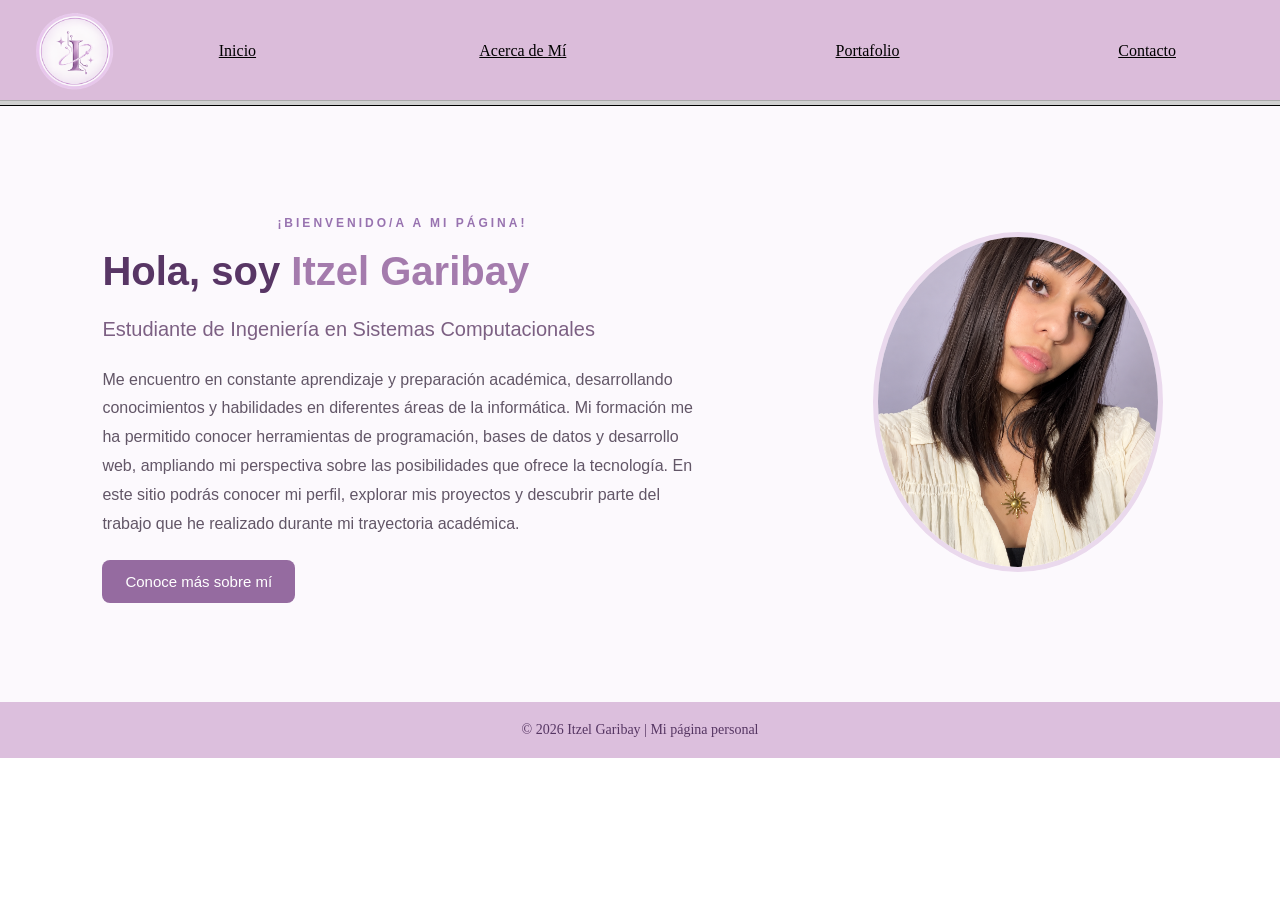
<file: index.html>
<html>

<head>
    <title>Pagina 1</title>
</head>


   <frameset rows="100,*" framespacing="0">
    <frame src="menu.html" scrolling="no" noresize>
    <frame src="inicio.html" name="abajo" >
        <a href="inicio.html" target="miFrame">Inicio</a>
    
    </frameset>



</html>
</file>
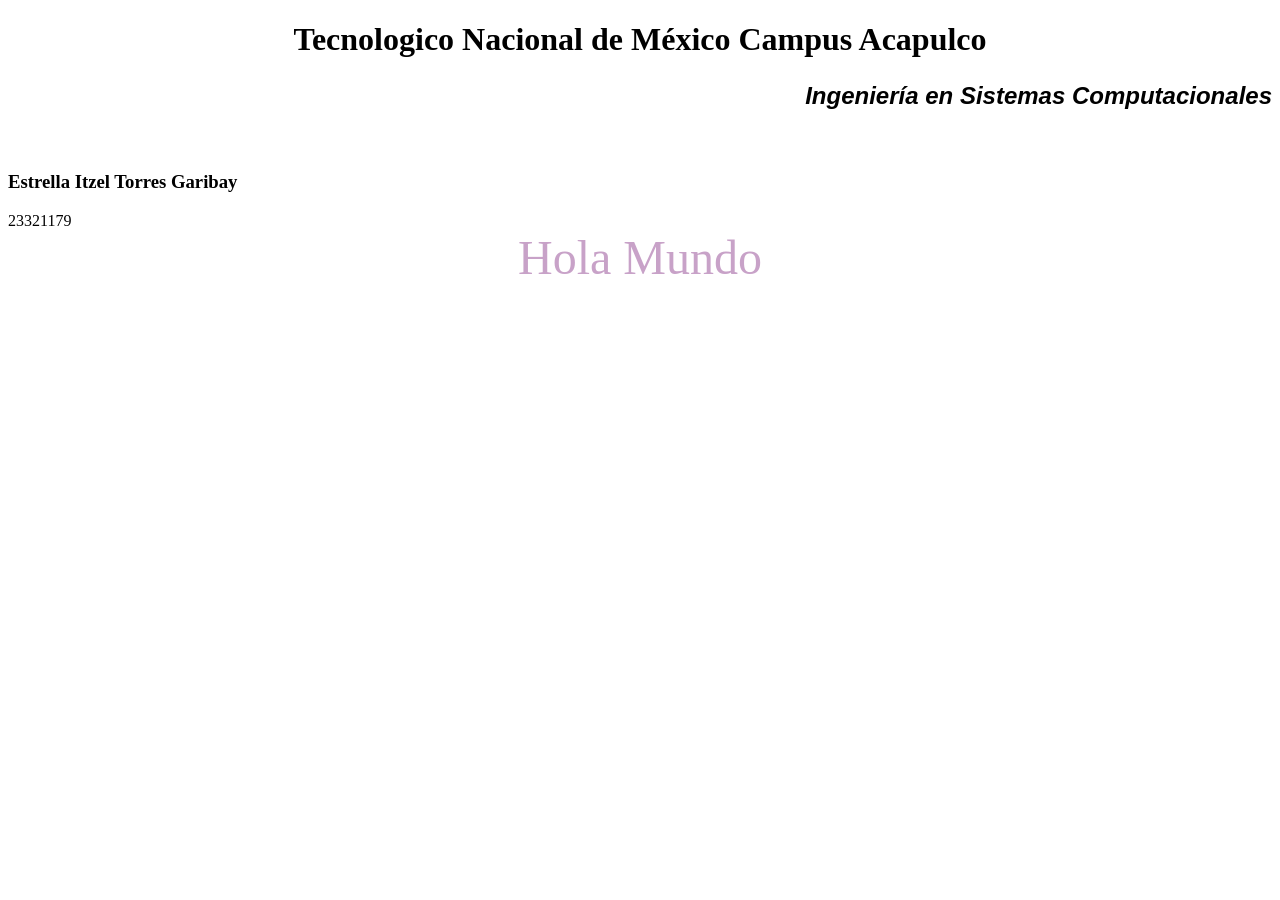
<file: practicas/practica1/index.html>
<!DOCTYPE html>
<!--Autor: Itzel Garibay-->
<!--Fecha de creación: 10/09/26-->
<html lang = "es">
	<head>
		<meta charset = "UTF-8">
		 <!--Este es el nombre que aparece en la pestaña del navegador-->
		<title>Mi primera página web</title>
		
	</head>
	<!--En el body se agrega todo el contenido visible de la página-->
	<body>
		<!--h1 sirve para poner el título principal y center lo coloca en el centro-->
		<h1><center>Tecnologico Nacional de México Campus Acapulco</center></h1>
		<!--h2 sirve para poner un subtítulo, p crea un párrafo, align lo coloca a la derecha y font permite elegir el tipo de letra-->
		<h2><i><p align = "right"><font face = "arial"> Ingeniería en Sistemas Computacionales</font></p></i></h2>
		<!--br sirve para dejar un espacio y pasar a la siguiente línea-->
		<br>
		<!--h3 crea un subtítulo, b pone el texto en negritas-->
		<h3><b>Estrella Itzel Torres Garibay</b></h3>
		23321179
        <!--center centra el texto y font permite cambiar su tamaño, color y tipo de letra-->
		<center><font size=7 color=#C8A2C8 face="impact"> Hola Mundo </font></center>
	</body>
</html>
</file>
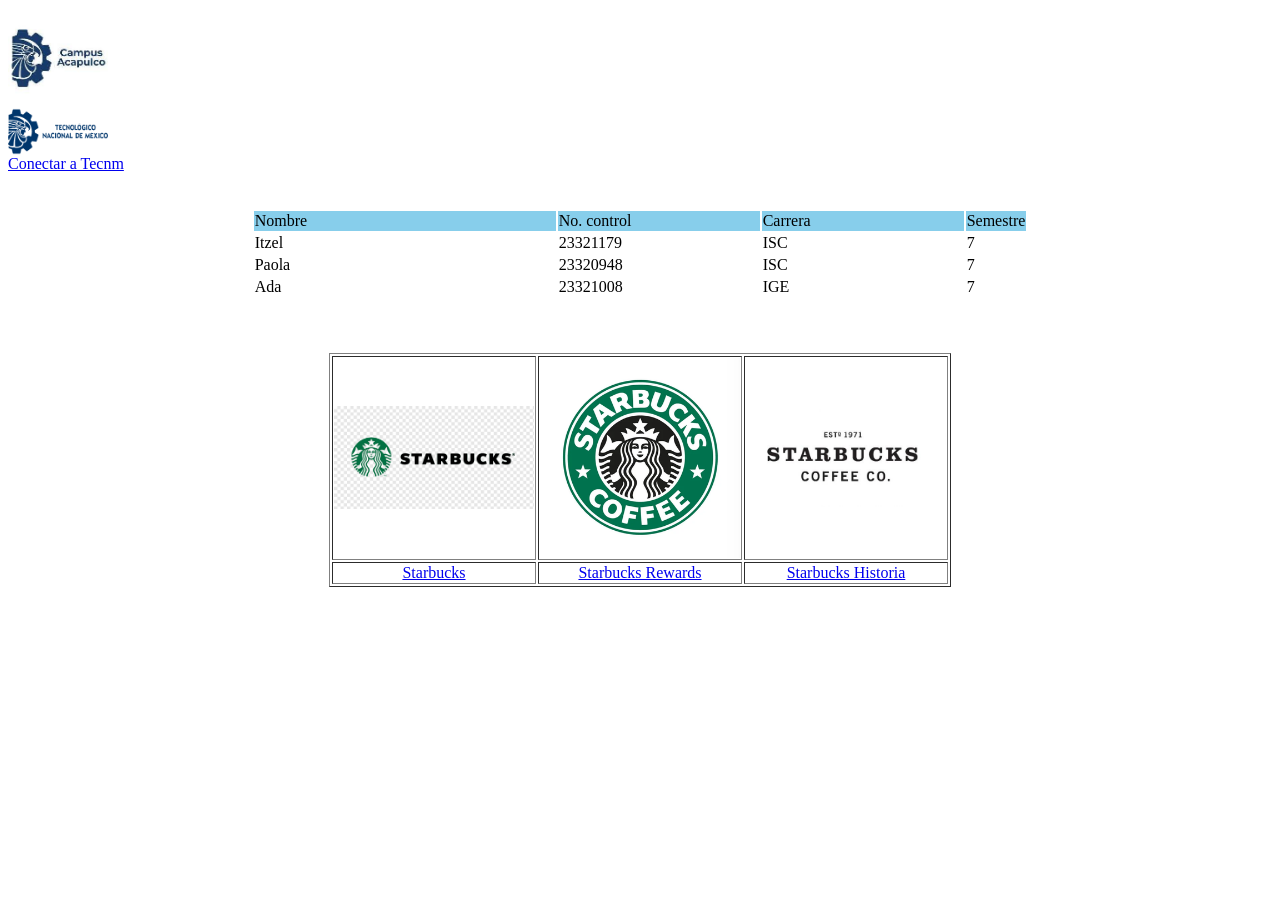
<file: practicas/practica2/index.html>
<!--Autor: Torres Garibay Estrella Itzel-->
<!--Fecha de creación: 17/09/2026-->
<html>
    <head>
</head>

<body>
    <img src=logo3.jpg width="100" height="100">
    <br>
    <img src=logotec.png width="100">
    <br>
<a href="http://acapulco.tecnm.mx" target=top>Conectar a Tecnm</a>
<br>
<a href="http://acapulco.tecnm.mx" target=_blank></a>


<br><br>
    <center>
        <table border =0>
            <tr bgcolor="skyblue">
                <td width=300>Nombre</td>
                <td width=200>No. control</td>
                <td width=200>Carrera</td>
                <td width=50>Semestre</td>
            </tr>
            <tr>
                 <td>Itzel</td>
                <td>23321179</td>
                <td>ISC</td>
                <td>7</td>
            </tr>
             <tr>
                 <td>Paola</td>
                <td>23320948</td>
                <td>ISC</td>
                <td>7</td>
            </tr>
             <tr>
                 <td>Ada</td>
                <td>23321008</td>
                <td>IGE</td>
                <td>7</td>
            </tr>
        </table>
    </center>

    
<br><br><br>
<center>
<table width="600" border="1">
	<tr> 
		<td width="200"><img src="2.png" width="200"></td>
		<td width="200"><img src="1.png" width="200"></td>
		<td width="200"><img src="3.jpg" width="200"></td>
	</tr>
	<tr> 
		<td> <p style="text-align: center;">
            <a href="https://www.starbucks.com.mx/" target="_blank">
                Starbucks</a> 
            </p>
        </td>
		<td><p style="text-align: center;">
            <a href="https://rewards.starbucks.mx/" target="_blank">
                Starbucks Rewards
            </a>
         </p>
        </td>
		<td><p style="text-align: center;">
            <a href="https://historias.starbucks.com/" target="_blank">
                Starbucks Historia</a> 
        </p>
        </td>
	</tr>

</table>
</center>

<br><br><br><br><br><br>

</body>
</html>
</file>
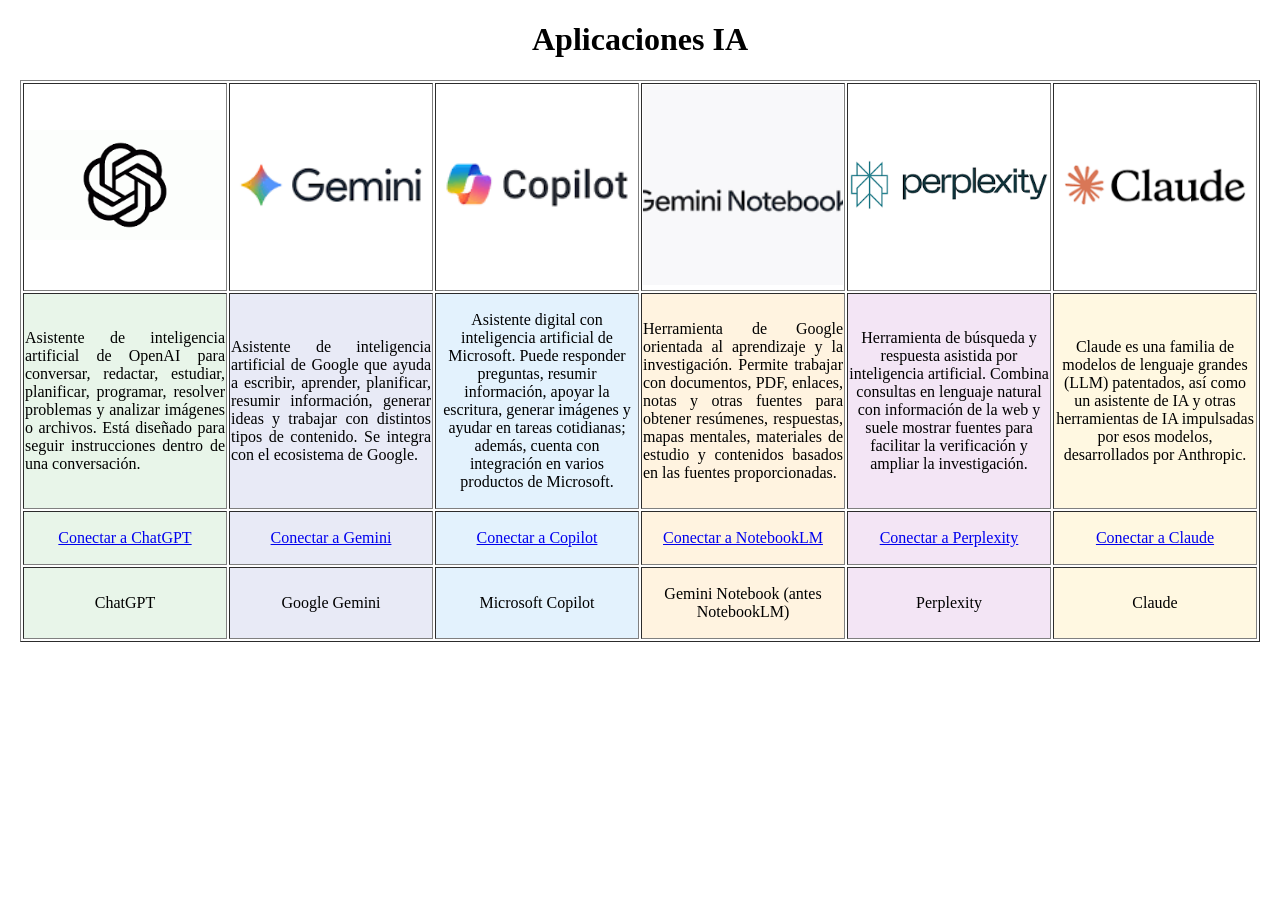
<file: practicas/practica3/index.html>
<!DOCTYPE html>

<!--Autor: Itzel Garibay-->
<!--Fecha de creación: 18/09/26-->

<body>

    <center>
        <h1>Aplicaciones IA</h1>
    </center>

    <center>
        <table width="800" border="1">

            <!-- PRIMERA FILA: LOGOTIPOS -->
            <tr>

                <td width="200">
                    <img src="chatgpt.png" width="200">
                </td>

                <td width="200">
                    <img src="gemini.png" width="200">
                </td>

                <td width="200">
                    <img src="copilot.png" width="200">
                </td>

                <td width="200">
                    <img src="notebook.png" width="200">
                </td>

                <td width="200">
                    <img src="perplexity.png" width="200">
                </td>

                <td width="200">
                    <img src="claude.png" width="200">
                </td>

            </tr>

             <!--
                SEGUNDA FILA DE LA TABLA.
                Contiene una descripción de cada aplicación.
                La etiqueta <p> crea un párrafo.
                text-align: justify justifica el texto,
                haciendo que quede alineado a ambos lados.
            -->
            <tr>
                <!-- Descripción de ChatGPT -->
                <td style="background-color: #E8F5E9;">
                    <p style="text-align: justify;">
                        Asistente de inteligencia artificial de OpenAI
                        para conversar, redactar, estudiar, planificar,
                        programar, resolver problemas y analizar imágenes
                        o archivos. Está diseñado para seguir instrucciones
                        dentro de una conversación.
                    </p>
                </td>
                 <!-- Descripción de Google Gemini -->
                <td style="background-color: #E8EAF6;">
                    <p style="text-align: justify;">
                        Asistente de inteligencia artificial de Google
                        que ayuda a escribir, aprender, planificar,
                        resumir información, generar ideas y trabajar
                        con distintos tipos de contenido. Se integra
                        con el ecosistema de Google.
                    </p>
                </td>
                <!-- Descripción de Microsoft Copilot -->
                <td style="background-color: #E3F2FD;">
                    <p style="text-align:center;">
                        Asistente digital con inteligencia artificial
                        de Microsoft. Puede responder preguntas, resumir
                        información, apoyar la escritura, generar imágenes
                        y ayudar en tareas cotidianas; además, cuenta con
                        integración en varios productos de Microsoft.
                   </p>
                </td>
                <!-- Descripción de NotebookLM -->
                <td style="background-color: #FFF3E0;">
                    <p style="text-align: justify">
                        Herramienta de Google orientada al aprendizaje y
                        la investigación. Permite trabajar con documentos,
                        PDF, enlaces, notas y otras fuentes para obtener
                        resúmenes, respuestas, mapas mentales, materiales
                        de estudio y contenidos basados en las fuentes
                        proporcionadas.
                    </p>
                </td>
                  <!-- Descripción de Perplexity -->
                <td style="background-color: #F3E5F5;">
                    <p style="text-align: center;">
                        Herramienta de búsqueda y respuesta asistida por
                        inteligencia artificial. Combina consultas en
                        lenguaje natural con información de la web y suele
                        mostrar fuentes para facilitar la verificación y
                        ampliar la investigación.
                    </p>
                </td>
                <!-- Descripción de Claude -->
                <td style="background-color: #FFF8E1;">
                    <p style="text-align: center;">
                        Claude es una familia de modelos de lenguaje grandes
                        (LLM) patentados, así como un asistente de IA y otras
                        herramientas de IA impulsadas por esos modelos,
                        desarrollados por Anthropic.
                    </p>
                </td>

            </tr>

             <!--
                TERCERA FILA DE LA TABLA.
                Contiene enlaces para acceder a cada aplicación.

                La etiqueta <a> crea un hipervínculo.
                href indica la dirección a la que se dirigirá el usuario.
                target="_blank" abre el enlace en una nueva pestaña.

                La etiqueta <p> utiliza text-align: center para
                centrar el texto de los enlaces.
            -->
            <tr>

                <td style="background-color: #E8F5E9;">
                    <p style="text-align: center;">
                        <a href="https://chat.openai.com/" target="_blank">
                            Conectar a ChatGPT
                        </a>
                    </p>
                </td>

                <td style="background-color: #E8EAF6;">
                    <p style="text-align: center;">
                        <a href="https://gemini.google.com/" target="_blank">
                            Conectar a Gemini
                        </a>
                    </p>
                </td>

                <td style="background-color: #E3F2FD;">
                    <p style="text-align: center;">
                        <a href="https://copilot.microsoft.com/" target="_blank">
                            Conectar a Copilot
                        </a>
                    </p>
                </td>

                <td style="background-color: #FFF3E0;">
                    <p style="text-align: center;">
                        <a href="https://notebooklm.google.com/" target="_blank">
                            Conectar a NotebookLM
                        </a>
                    </p>
                </td>

                <td style="background-color: #F3E5F5;">
                    <p style="text-align: center;">
                        <a href="https://www.perplexity.ai/" target="_blank">
                            Conectar a Perplexity
                        </a>
                    </p>
                </td>

                <td style="background-color: #FFF8E1;">
                    <p style="text-align: center;">
                        <a href="https://claude.ai/" target="_blank">
                            Conectar a Claude
                        </a>
                    </p>
                </td>

            </tr>

                <!--
                CUARTA FILA DE LA TABLA.
                Muestra el nombre de cada aplicación.
                
                text-align: center centra los nombres
                dentro de cada celda.
            -->
            <tr>

                <td style="background-color: #E8F5E9;">
                    <p style="text-align: center;">
                        ChatGPT
                    </p>
                </td>

                <td style="background-color: #E8EAF6;">
                    <p style="text-align: center;">
                        Google Gemini
                    </p>
                </td>

                <td style="background-color: #E3F2FD;">
                    <p style="text-align: center;">
                        Microsoft Copilot
                    </p>
                </td>

                <td style="background-color: #FFF3E0;">
                    <p style="text-align: center;">
                        Gemini Notebook (antes NotebookLM)
                    </p>
                </td>

                <td style="background-color: #F3E5F5;">
                    <p style="text-align: center;">
                        Perplexity
                    </p>
                </td>

                <td style="background-color: #FFF8E1;">
                    <p style="text-align: center;">
                        Claude
                    </p>
                </td>

            </tr>

        </table>
    </center>

</body>

</html>
</file>
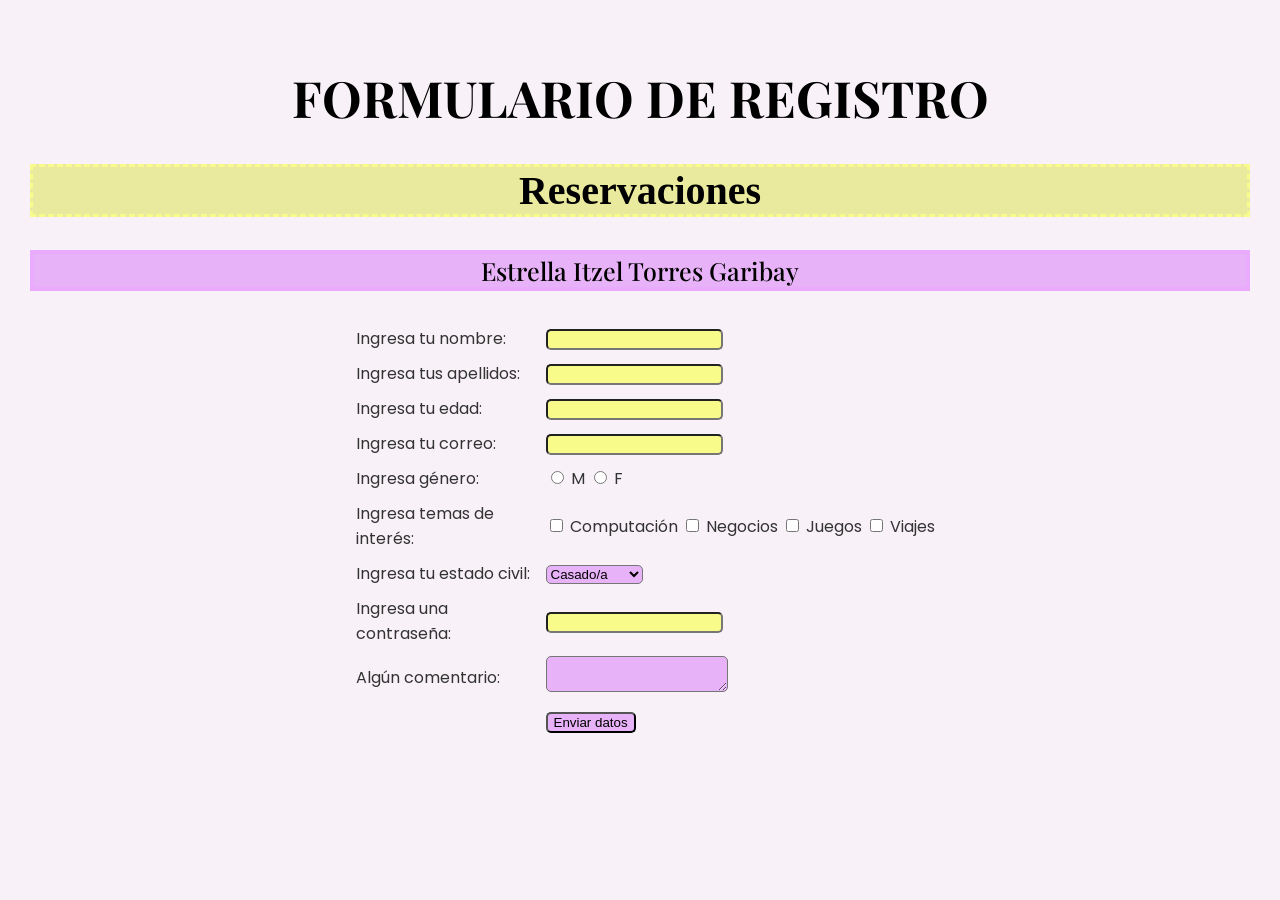
<file: practicas/practica4/index.html>
<!-- NOMBRE: Estrella Itzel Torres Garibay -->
<!-- Fecha de Entrega: 02/Octubre/2026-->
<!DOCTYPE html>
<html lang="es">

<head>
    <meta charset="UTF-8">
    <title>Mi página web</title>
   <!-- Carga la letra de Google Fonts -->
<link rel="preconnect" href="https://fonts.googleapis.com">
<link rel="preconnect" href="https://fonts.gstatic.com" crossorigin>

<link href="https://fonts.googleapis.com/css2?family=Poppins:wght@400;500;600;700&display=swap" rel="stylesheet">
<link href="https://fonts.googleapis.com/css2?family=Playfair+Display:wght@500;600;700&display=swap" rel="stylesheet">

<!---->
<link rel="stylesheet" href="estilos.css">

    
</head>

<body>

<!--Centra todo el contenido de la página-->
<center>
        <h1>FORMULARIO DE REGISTRO</h1>
        <h2>Reservaciones</h2>
        <h3>Estrella Itzel Torres Garibay</h3>
    


    <form>

        <table border="0" cellpadding="8" cellspacing="0">


            <tr>
                <td>Ingresa tu nombre:</td>
                <td>
                    <input type="text" name="nombre">
                </td>
            </tr>

            <tr>
                <td>Ingresa tus apellidos:</td>
                <td>
                    <input type="text" name="apellidos">
                </td>
            </tr>

            <tr>
                <td>Ingresa tu edad:</td>
                <td>
                    <input type="number" name="edad">
                </td>
            </tr>

            <tr>
                <td>Ingresa tu correo:</td>
                <td>
                    <input type="email" name="correo">
                </td>
            </tr>

            <tr>
                <td>Ingresa género:</td>
                <td>
                    <input type="radio" name="genero" value="masculino"> M
                    <input type="radio" name="genero" value="femenino"> F
                </td>
            </tr>

            <tr>
                <td>Ingresa temas de interés:</td>
                <td>
                    <input type="checkbox" name="pasatiempo" value="computacion">
                    Computación

                    <input type="checkbox" name="pasatiempo" value="negocios">
                    Negocios

                    <input type="checkbox" name="pasatiempo" value="juegos">
                    Juegos

                    <input type="checkbox" name="pasatiempo" value="viajes">
                    Viajes
                </td>
            </tr>

            <tr>
                <td>Ingresa tu estado civil:</td>
                <td>
                    <select name="edo_civil">
                        <option value="casado">Casado/a</option>
                        <option value="soltero">Soltero/a</option>
                        <option value="divorciado">Divorciado/a</option>
                    </select>
                </td>
            </tr>

            <tr>
                <td>Ingresa una contraseña:</td>
                <td>
                    <input type="password" name="contra">
                </td>
            </tr>

            <tr>
                <td>Algún comentario:</td>
                <td>
                    <textarea name="comentarios"></textarea>
                </td>
            </tr>

            <tr>
                <td></td>
                <td>
                    <input type="submit" value="Enviar datos">
                </td>
            </tr>

        </table>

    </form>
    </center>

</body>

</html>
</file>
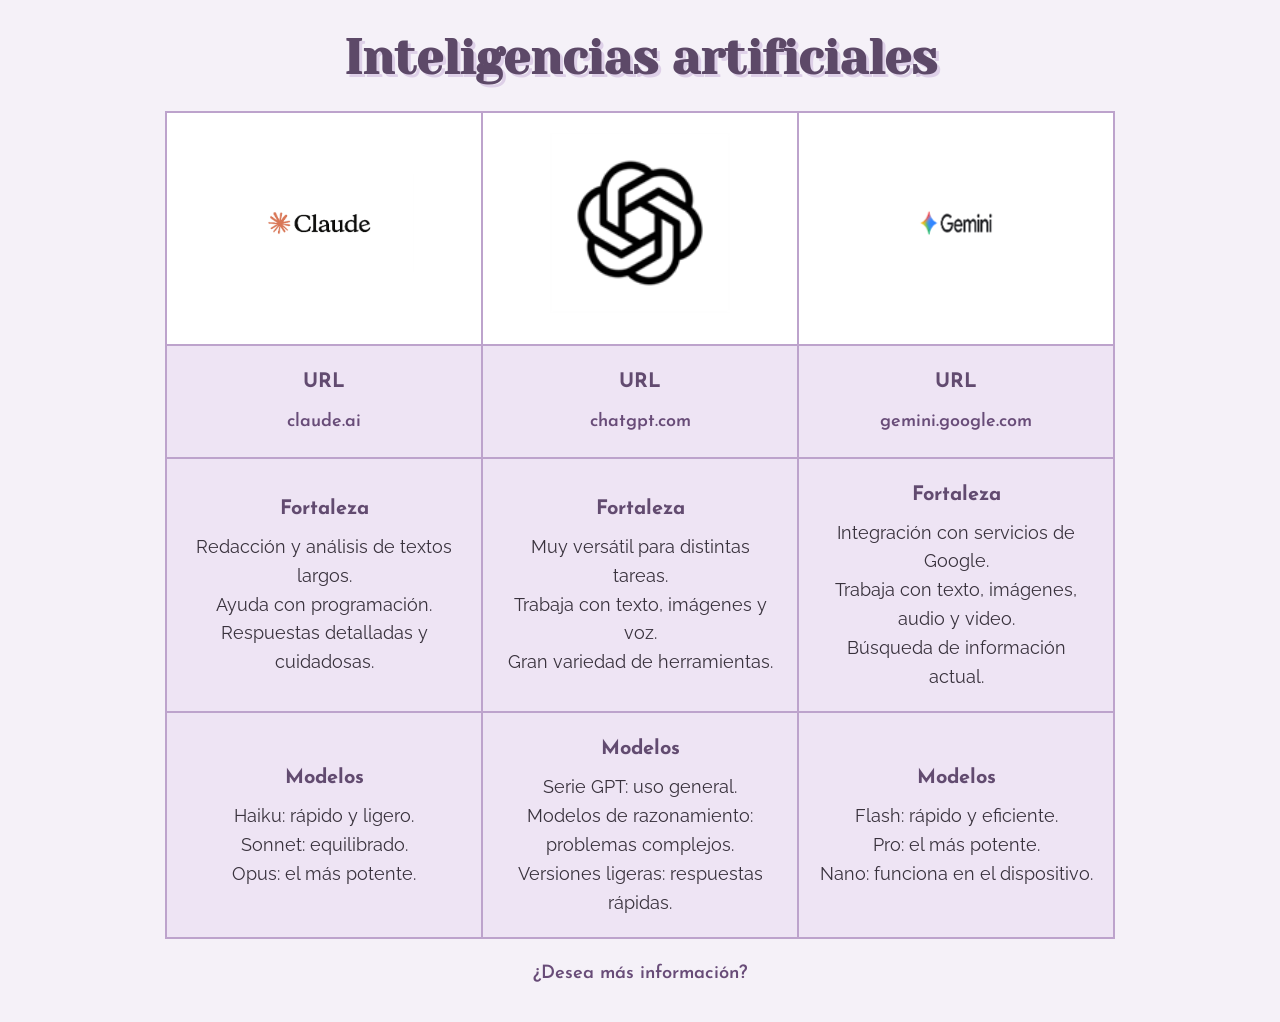
<file: practicas/practica5/index.html>
<!-- NOMBRE: ESTRELLA ITZEL TORRES GARIBAY -->
<!-- ELABORADO: 01 DE OCTUBRE DE 2026 -->

<!DOCTYPE html>
<html lang="es">

<head>

    <meta charset="UTF-8">

    <meta name="viewport" content="width=device-width, initial-scale=1">

    <title>Inteligencias artificiales</title>


    <!-- Letras de Google Fonts -->
    <link rel="preconnect" href="https://fonts.googleapis.com">

    <link rel="preconnect" href="https://fonts.gstatic.com" crossorigin>

    <!-- Tipografías utilizadas -->
    <link href="https://fonts.googleapis.com/css2?family=Josefin+Sans:wght@400;500;600;700&family=Raleway:wght@400;500;600&family=Yeseva+One&display=swap" rel="stylesheet">


    <!-- Conecta el archivo de estilos -->
    <link rel="stylesheet" href="estilo.css">

</head>


<body>


    <!-- PÁGINA 1: las IA -->

    <section id="inicio">

        <!-- Título principal -->
        <h1>Inteligencias artificiales</h1>


        <!-- Tabla con las 3 IA -->

        <table class="tabla-ias">


            <!-- Fila 1: logos -->

            <tr>

                <td>

                    <a href="https://claude.ai">

                        <img src="img/cloude.png" alt="Claude">

                    </a>

                </td>


                <td>

                    <a href="https://chatgpt.com">

                        <img src="img/chat.png" alt="ChatGPT">

                    </a>

                </td>


                <td>

                    <a href="https://gemini.google.com">

                        <img src="img/gemini.png" alt="Gemini">

                    </a>

                </td>

            </tr>


            <!-- Fila 2: enlaces -->

            <tr>

                <td>

                    <h3>URL</h3>

                    <a href="https://claude.ai">claude.ai</a>

                </td>


                <td>

                    <h3>URL</h3>

                    <a href="https://chatgpt.com">chatgpt.com</a>

                </td>


                <td>

                    <h3>URL</h3>

                    <a href="https://gemini.google.com">gemini.google.com</a>

                </td>

            </tr>


            <!-- Fila 3: fortalezas -->

            <tr>

                <td>

                    <h3>Fortaleza</h3>

                    Redacción y análisis de textos largos.<br>

                    Ayuda con programación.<br>

                    Respuestas detalladas y cuidadosas.

                </td>


                <td>

                    <h3>Fortaleza</h3>

                    Muy versátil para distintas tareas.<br>

                    Trabaja con texto, imágenes y voz.<br>

                    Gran variedad de herramientas.

                </td>


                <td>

                    <h3>Fortaleza</h3>

                    Integración con servicios de Google.<br>

                    Trabaja con texto, imágenes, audio y video.<br>

                    Búsqueda de información actual.

                </td>

            </tr>


            <!-- Fila 4: modelos -->

            <tr>

                <td>

                    <h3>Modelos</h3>

                    Haiku: rápido y ligero.<br>

                    Sonnet: equilibrado.<br>

                    Opus: el más potente.

                </td>


                <td>

                    <h3>Modelos</h3>

                    Serie GPT: uso general.<br>

                    Modelos de razonamiento: problemas complejos.<br>

                    Versiones ligeras: respuestas rápidas.

                </td>


                <td>

                    <h3>Modelos</h3>

                    Flash: rápido y eficiente.<br>

                    Pro: el más potente.<br>

                    Nano: funciona en el dispositivo.

                </td>

            </tr>


        </table>


        <!-- Enlace para ir al formulario -->

        <p class="mas-info">

            <a href="#formulario">¿Desea más información?</a>

        </p>


    </section>



    <!-- PÁGINA 2: formulario -->

    <section id="formulario">


        <h1>Formulario</h1>


        <h2>Cuéntanos qué te gustaría saber</h2>


        <!-- Al enviar muestra un aviso -->

        <form onsubmit="alert('Enviado'); return false;">


            <!-- El formulario va dentro de una tabla -->

            <table class="tabla-form">


                <!-- Nombre -->

                <tr>

                    <td>

                        <h3>Nombre</h3>

                    </td>


                    <td>

                        <input type="text" required>

                    </td>

                </tr>


                <!-- Correo -->

                <tr>

                    <td>

                        <h3>Correo</h3>

                    </td>


                    <td>

                        <input type="email" required>

                    </td>

                </tr>


                <!-- Información -->

                <tr>

                    <td>

                        <h3>Información</h3>

                    </td>


                    <td>

                        <textarea required></textarea>

                    </td>

                </tr>


                <!-- Botones -->

                <tr>


                    <td>

                        <a class="boton" href="#inicio">Regresar</a>

                    </td>


                    <td>

                        <button class="boton" type="submit">Enviar</button>

                    </td>


                </tr>


            </table>


        </form>


    </section>


</body>

</html>
</file>
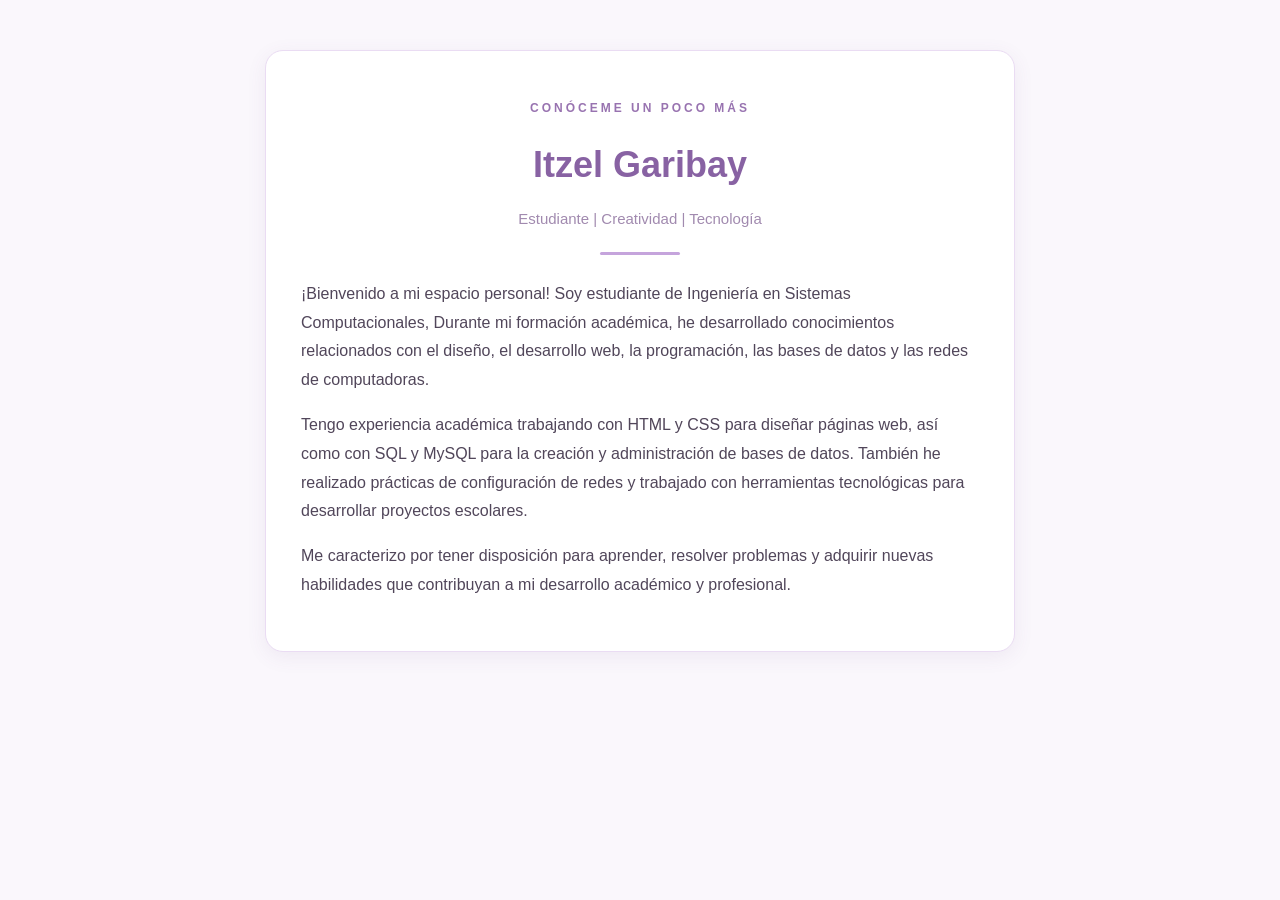
<file: acercademi.html>
<html>
<head>
    <title>Acerca de mí</title>
    <link rel="stylesheet" href="estilos.css">
</head>

<body class="pagina-acerca"> 

    <div class="tarjeta-acerca">

        <p class="etiqueta">CONÓCEME UN POCO MÁS</p>

        <h1>Itzel Garibay</h1>

        <h3>Estudiante | Creatividad | Tecnología</h3>

        <div class="linea-lila"></div>


        <p>
            ¡Bienvenido a mi espacio personal!
              Soy estudiante de Ingeniería en Sistemas Computacionales,
              Durante mi formación académica, he desarrollado conocimientos
            relacionados con el diseño, el desarrollo web, la programación,
        las bases de datos y las redes de computadoras.
        </p>

        <p>
        Tengo experiencia académica trabajando con HTML y CSS
        para diseñar páginas web, así como con SQL y MySQL para
        la creación y administración de bases de datos. También
        he realizado prácticas de configuración de redes y
        trabajado con herramientas tecnológicas para desarrollar
        proyectos escolares.

        </p>

        <p>
        Me caracterizo por tener disposición para aprender,
        resolver problemas y adquirir nuevas habilidades que
        contribuyan a mi desarrollo académico y profesional.
    </p>

    </div>

</body>
</html>
</file>
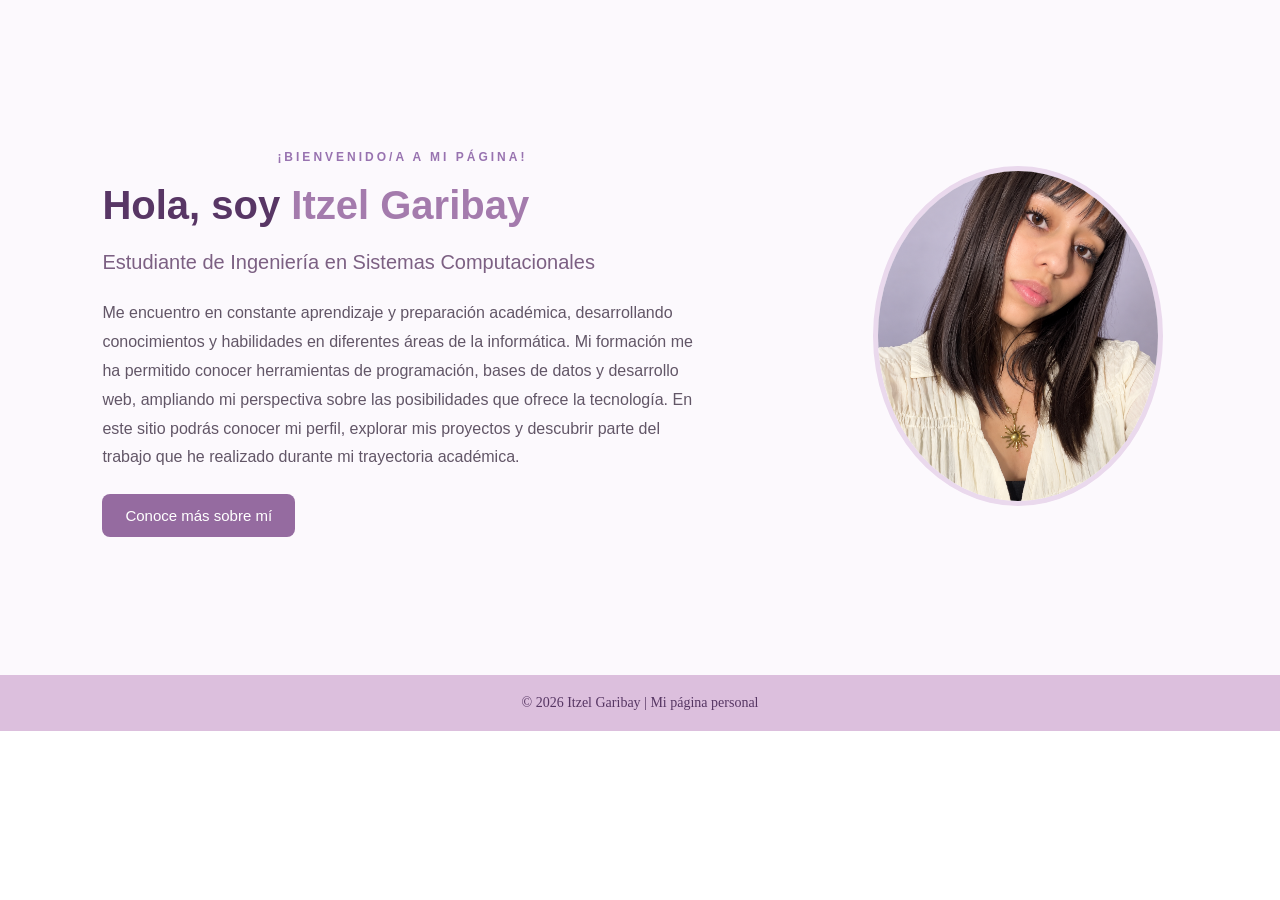
<file: inicio.html>
<!DOCTYPE html>
<html lang="es">

<head>
    <meta charset="UTF-8">
    <meta name="viewport" content="width=device-width, initial-scale=1.0">
    <title>Inicio | Mi página personal</title>

    <link rel="stylesheet" href="estilos.css">
</head>

<body>

    <main class="pagina-inicio">

        <!-- Presentación principal -->
        <section class="presentacion">

            <div class="texto-presentacion">

                <p class="etiqueta">
                    ¡BIENVENIDO/A A MI PÁGINA!
                </p>

                <h1>Hola, soy <span>Itzel Garibay</span></h1>

                <h2>
                    Estudiante de Ingeniería en Sistemas Computacionales
                </h2>

                <p class="descripcion">
                    Me encuentro en constante aprendizaje y preparación
                    académica, desarrollando conocimientos y habilidades
                    en diferentes áreas de la informática. Mi formación
                    me ha permitido conocer herramientas de programación,
                    bases de datos y desarrollo web, ampliando mi perspectiva
                    sobre las posibilidades que ofrece la tecnología.

                    En este sitio podrás conocer mi perfil, explorar mis
                    proyectos y descubrir parte del trabajo que he realizado
                    durante mi trayectoria académica.
                </p>

                <a href="acercademi.html" class="boton-presentacion">
                    Conoce más sobre mí
                </a>

            </div>

            <div class="foto-presentacion">
                <img src="mifoto.png" 
                alt="Mi fotografía personal">
                     
            </div>

        </section>



    </main>

    <footer class="pie-pagina">
        <p>© 2026 Itzel Garibay | Mi página personal</p>
    </footer>

</body>
</html>
</file>
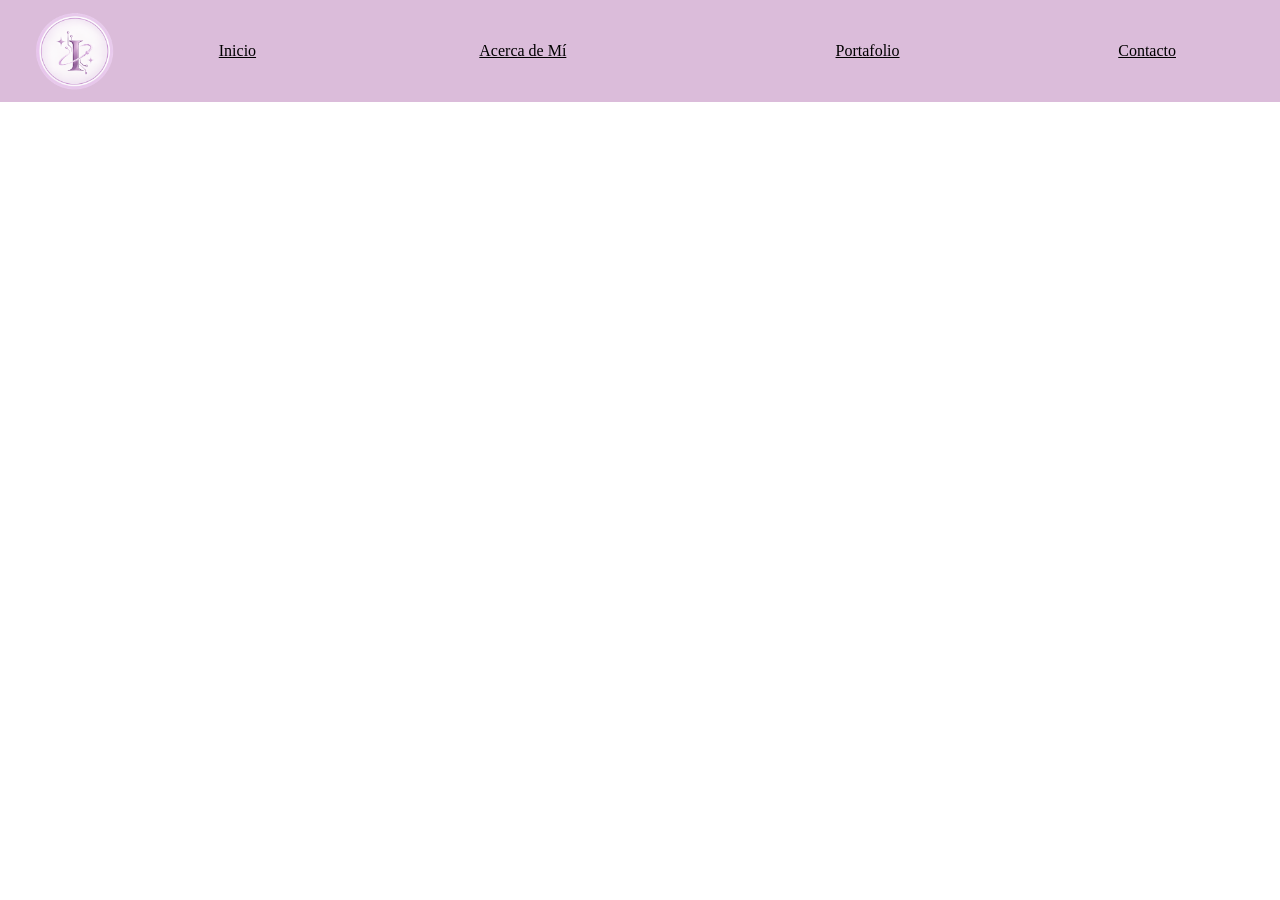
<file: menu.html>
<html>
    <head>
        <title>Pagina 2</title>
        <link rel="stylesheet" href="estilos.css">
    </head>
    <body bgcolor="white">
 
        <table>
            <tr>
            <td class="logo">
            <img src="logo.png" alt="Logo itg">
            </td>
           <td><a href="inicio.html" target="abajo">Inicio</a></td>
           <td><a href="acercademi.html"target="abajo">Acerca de Mí</a></td>
           <td><a href="portafolio.html" target="abajo">Portafolio</a></td>
           <td><a href="contacto.html" target="abajo">Contacto</a></td>
        </tr>
        </table>
</body>

</html>
</file>
<file: practicas/practica4/estilos.css>
h1 {
            color: rgb(0, 0, 0);
            font-size: 50px;
                font-family: 'Playfair Display', serif;

        }

        h2 {
            color: rgb(0, 0, 0);
            font-size: 40px;
            font-family: Georgia, serif;
            border: 3px dashed rgb(248, 250, 138);
            background-color: rgb(234, 234, 158);
        }

		h3{
			color: black;
            font-size: 25px;
            font-weight: 500;
            font-family: 'Playfair Display', serif;
            border: 4px solid rgb(234, 170, 253);
            background-color: rgb(231, 178, 247);
		}
        input[type=text]{
            background-color:rgb(248, 250, 138);
            border-radius: 5px;
        }

        select, textarea, input[type=submit]{
            background-color:rgb(231, 178, 247);
            border-radius: 5px;
}

input[type=number]{

    /* Cambia el color del fondo */
    background-color: rgb(248, 250, 138);

    /* Redondea las esquinas */
    border-radius: 5px;
}


/* Cambia el estilo del cuadro de correo */
input[type=email]{

    /* Cambia el fondo */
    background-color: rgb(248, 250, 138);

    /* Redondea las esquinas */
    border-radius: 5px;
}


/* Cambia el estilo del cuadro de contraseña */
input[type=password]{

    /* Cambia el color del fondo */
    background-color: rgb(248, 250, 138);

    /* Redondea las esquinas */
    border-radius: 5px;
}


body {
    font-family: 'Poppins', sans-serif;
    background-color: #f8f1f7;
    margin: 0;
    padding: 30px;
    color: #333;
}
  table {
            margin-top: 30px;
            margin-left: 10px;
        }

        td {
            padding: 5px;
        }

        td:first-child {
            width: 180px;
        }
</file>
<file: practicas/practica5/estilo.css>
/* NOMBRE: ESTRELLA ITZEL TORRES GARIBAY */
/* ELABORADO: 01 DE OCTUBRE DE 2026 */


/* GENERAL: estilo de toda la página */

body {
    /* Letra general */
    font-family: "Raleway", sans-serif;
    /* Tamaño de la letra */
    font-size: 18px;
    /* Color del texto */
    color: #39323d;
    /* Fondo lila muy claro */
    background: #f5f1f8;
    /* Ancho máximo */
    max-width: 950px;
    /* Centra la página */
    margin: 0 auto;
    /* Espacio alrededor */
    padding: 20px;
    /* Centra los textos */
    text-align: center;
}


/* TÍTULO PRINCIPAL */

h1 {
    /* Letra diferente para el título */
    font-family: "Yeseva One", serif;
    /* Tamaño del título */
    font-size: 3rem;
    /* Color morado */
    color: #5d4968;
    /* Sombra lila */
    text-shadow: 3px 3px 0 #ded0e8;
    margin: 10px 0 25px;
}


/* SUBTÍTULO DEL FORMULARIO */

h2 {
    /* Letra para subtítulos */
    font-family: "Josefin Sans", sans-serif;
    font-size: 2rem;
    font-weight: 600;
    color: #695474;
    margin: 10px 0 15px;
}


/* TÍTULOS DE URL, FORTALEZA Y MODELOS */

h3 {
    /* Letra diferente al contenido */
    font-family: "Josefin Sans", sans-serif;
    font-size: 1.25rem;
    font-weight: 700;
    color: #624b70;
    margin: 0 0 8px;
}


/* TABLAS */

table {
    /* Ocupa todo el ancho */
    width: 100%;
    /* Une los bordes */
    border-collapse: collapse;
    /* Centra la tabla */
    margin: 0 auto;
}


/* CELDAS */

td {
    /* Fondo lila pastel */
    background: #eee4f4;
    /* Borde lila */
    border: 2px solid #bda3cc;
    /* Espacio dentro de las celdas */
    padding: 20px;
    /* Centra el contenido */
    text-align: center;
    /* Tres columnas iguales */
    width: 33%;
    /* Letra del contenido */
    font-family: "Raleway", sans-serif;
    line-height: 1.6;
}


/* FILA DE LOS LOGOS */

.tabla-ias tr:first-child td {
    /* Fondo blanco */
    background: #ffffff;
}


/* LOGOS */

img {
    width: 100%;
    /* Tamaño máximo */
    max-width: 180px;
}


/* ENLACES */

a {
    /* Letra de los enlaces */
    font-family: "Josefin Sans", sans-serif;
    /* Color morado */
    color: #684c78;
    /* Quita el subrayado */
    text-decoration: none;
    font-weight: 600;
}


    /* ENLACES AL PASAR EL MOUSE */

    a:hover {
        color: #9270a5;
    }


/* ENLACE DE MÁS INFORMACIÓN */

.mas-info {
    margin-top: 25px;
    font-family: "Josefin Sans", sans-serif;
    font-size: 1.15rem;
}


/* BOTONES */

.boton {
    display: inline-block;
    /* Fondo lila pastel */
    background: #d8c2e5;
    /* Color de las letras */
    color: #493653;
    /* Borde lila */
    border: 2px solid #a989bc;
    /* Espacio interior */
    padding: 9px 22px;
    /* Letra de los botones */
    font-family: "Josefin Sans", sans-serif;
    font-size: 1.1rem;
    font-weight: 700;
    /* Quita el subrayado */
    text-decoration: none;
    cursor: pointer;
}


    /* BOTÓN AL PASAR EL MOUSE */

    .boton:hover {
        /* Lila un poco más fuerte */
        background: #bda3cc;
        color: #ffffff;
    }


/* CAMBIO DE PÁGINA */


/* El formulario empieza oculto */

#formulario {
    display: none;
}


    /* Muestra el formulario */

    #formulario:target {
        display: block;
    }


/* Oculta la página de las IA */

body:has(#formulario:target) #inicio {
    display: none;
}


/* TABLA DEL FORMULARIO */

.tabla-form {
    /* Hace el formulario más angosto */
    width: 500px;
    max-width: 100%;
    /* Fondo lila */
    background: #eee4f4;
}


    /* CELDAS DEL FORMULARIO */

    .tabla-form td {
        width: auto;
        /* Quita el fondo de cada celda */
        background: none;
        /* Quita los bordes */
        border: none;
        padding: 10px;
    }


    /* TÍTULOS DEL FORMULARIO */

    .tabla-form h3 {
        margin: 0;
    }


    /* CUADROS PARA ESCRIBIR */

    .tabla-form input,
    .tabla-form textarea {
        width: 100%;
        padding: 7px;
        /* Mantiene el tamaño correcto */
        box-sizing: border-box;
        /* Borde lila */
        border: 2px solid #bda3cc;
        /* Fondo lila casi blanco */
        background: #fdfbfe;
        /* Nueva letra para lo que escribe el usuario */
        font-family: "Raleway", sans-serif;
        font-size: 16px;
        color: #39323d;
    }


        /* CAMBIA EL CAMPO CUANDO SE SELECCIONA */

        .tabla-form input:focus,
        .tabla-form textarea:focus {
            /* Quita el contorno normal */
            outline: none;
            /* Borde morado */
            border-color: #86659a;
            background: #ffffff;
        }


    /* CUADRO GRANDE DE INFORMACIÓN */

    .tabla-form textarea {
        height: 100px;
    }
</file>
<file: estilos.css>
/* Estilos generales de toda la página */
body {
    margin: 0; /* Elimina el margen exterior predeterminado del navegador */
}

/* Diseño de la tabla utilizada en el menú superior */
table {
    width: 100%; /* Hace que la tabla ocupe todo el ancho disponible */
    height: 100px;
    background-color: rgb(219, 188, 218);
    border-collapse: collapse;
}

td {
    text-align: center;
    vertical-align: middle;
}

.logo {
    width: 150px;
}

.logo img {
    width: 100px;
    height: 100px;
    object-fit: cover;
    border-radius: 50%;
    
}

a {
    color: #000000;
    font-size: 16px;
}


/* Diseño del portafolio */

.contenedor {
    display: flex;
    min-height: 100vh;
    font-family: Arial, sans-serif;
}

.menu {
    width: 200px;
    flex-shrink: 0;
    background-color: #eeeeee;
    padding: 15px;
    box-sizing: border-box;
}

.menu h3 {
    text-align: center;
}

.menu a {
    display: block;
    padding: 12px;
    color: #994dac;
    text-decoration: none;
    border-bottom: 1px solid #cccccc;
}

.menu a:hover {
    background-color: #d5e4dc;
}

.visor {
    flex: 1;
    min-width: 0;
    height: 100vh;
    border: none;
    box-sizing: border-box;
}




/* ===== ESTILOS GENERALES DE INICIO ===== */

* {
    box-sizing: border-box;
}

.pagina-inicio {
    font-family: Arial, sans-serif;
    color: #514453;
    background-color: #fcf9fd;
    width: 100%;
}

/* ===== PRESENTACIÓN ===== */

.presentacion {
    min-height: 75vh;
    padding: 50px 8%;
    display: flex;
    align-items: center;
    justify-content: space-between;
    gap: 50px;
}

/* Texto de presentación */

.texto-presentacion {
    flex: 1;
    max-width: 600px;
}

.etiqueta {
    color: #93669c;
    font-size: 13px;
    font-weight: bold;
    letter-spacing: 2px;
}

.texto-presentacion h1 {
    color: #583665;
    font-size: 40px;
    margin: 15px 0;
    line-height: 1.3;
}

.texto-presentacion h1 span {
    color: #a47bad;
}

.texto-presentacion h2 {
    color: #7c6083;
    font-size: 20px;
    font-weight: normal;
    line-height: 1.5;
}

.descripcion {
    color: #625667;
    font-size: 16px;
    line-height: 1.8;
    margin: 22px 0;
}

/* ===== BOTÓN ===== */

.boton-presentacion {
    display: inline-block;
    background-color: #956ba0;
    color: white;
    padding: 13px 23px;
    border-radius: 8px;
    text-decoration: none;
    font-size: 15px;
    transition: background-color 0.3s;
}

.boton-presentacion:hover {
    background-color: #70477c;
}

/* ===== FOTOGRAFÍA ===== */

.foto-presentacion {
    flex: 0 1 320px;
    text-align: center;
}

.foto-presentacion img {
    width: 290px;
    height: 340px;
    max-width: 100%;
    object-fit: cover;
    object-position: center;
    border-radius: 50%;
    border: 5px solid #ead9ed;
  
}



/* ===== PIE DE PÁGINA ===== */

.pie-pagina {
    background-color: #dcbfdd;
    color: #563663;
    text-align: center;
    padding: 15px;
    font-size: 14px;
}

.pie-pagina p {
    margin: 5px 0;
}

/* ===== TABLET ===== */

@media (max-width: 850px) {
    .presentacion {
        padding: 40px 6%;
        gap: 25px;
    }

    .texto-presentacion h1 {
        font-size: 32px;
    }

    .foto-presentacion img {
        width: 230px;
        height: 280px;
    }
}

/* ===== CELULAR ===== */

@media (max-width: 600px) {
    .presentacion {
        flex-direction: column-reverse;
        justify-content: center;
        text-align: center;
        padding: 35px 7%;
        gap: 25px;
    }

    .texto-presentacion h1 {
        font-size: 30px;
    }

    .texto-presentacion h2 {
        font-size: 18px;
    }

    .descripcion {
        font-size: 15px;
    }

    .foto-presentacion img {
        width: 210px;
        height: 250px;
    }
}



/* Página Acerca de mí */

.pagina-acerca {
    margin: 0;
    padding: 30px;
    background-color: #faf7fc;
    font-family: Arial, sans-serif;
    color: #51465a;
}


/* Tarjeta blanca que contiene la presentación */
.tarjeta-acerca {
    max-width: 750px;
    margin: 20px auto;
    padding: 35px;
    background-color: white;
    border: 1px solid #eadcf3;
    border-radius: 18px;
    box-shadow: 0 5px 20px #6e4a8015;
}

/* Texto pequeño: "CONÓCEME UN POCO MÁS" */
.etiqueta {
    color: #9873b0;
    letter-spacing: 3px; /* Separa las letras entre sí */
    font-size: 12px;
    text-align: center;
}

/* Título principal: "Itzel Garibay" */
.tarjeta-acerca h1 {
    text-align: center;
    color: #8862a3;
    font-size: 36px;
}

.tarjeta-acerca h3 {
    text-align: center;
    color: #a18aaf;
    font-weight: normal; /* Evita que el texto aparezca en negrita */
    font-size: 15px;
}


.tarjeta-acerca p {
    line-height: 1.8;
}

.linea-lila {
    width: 80px;
    height: 3px;
    margin: 25px auto;
    background-color: #c5a4dc;
    border-radius: 5px;
}
</file>
